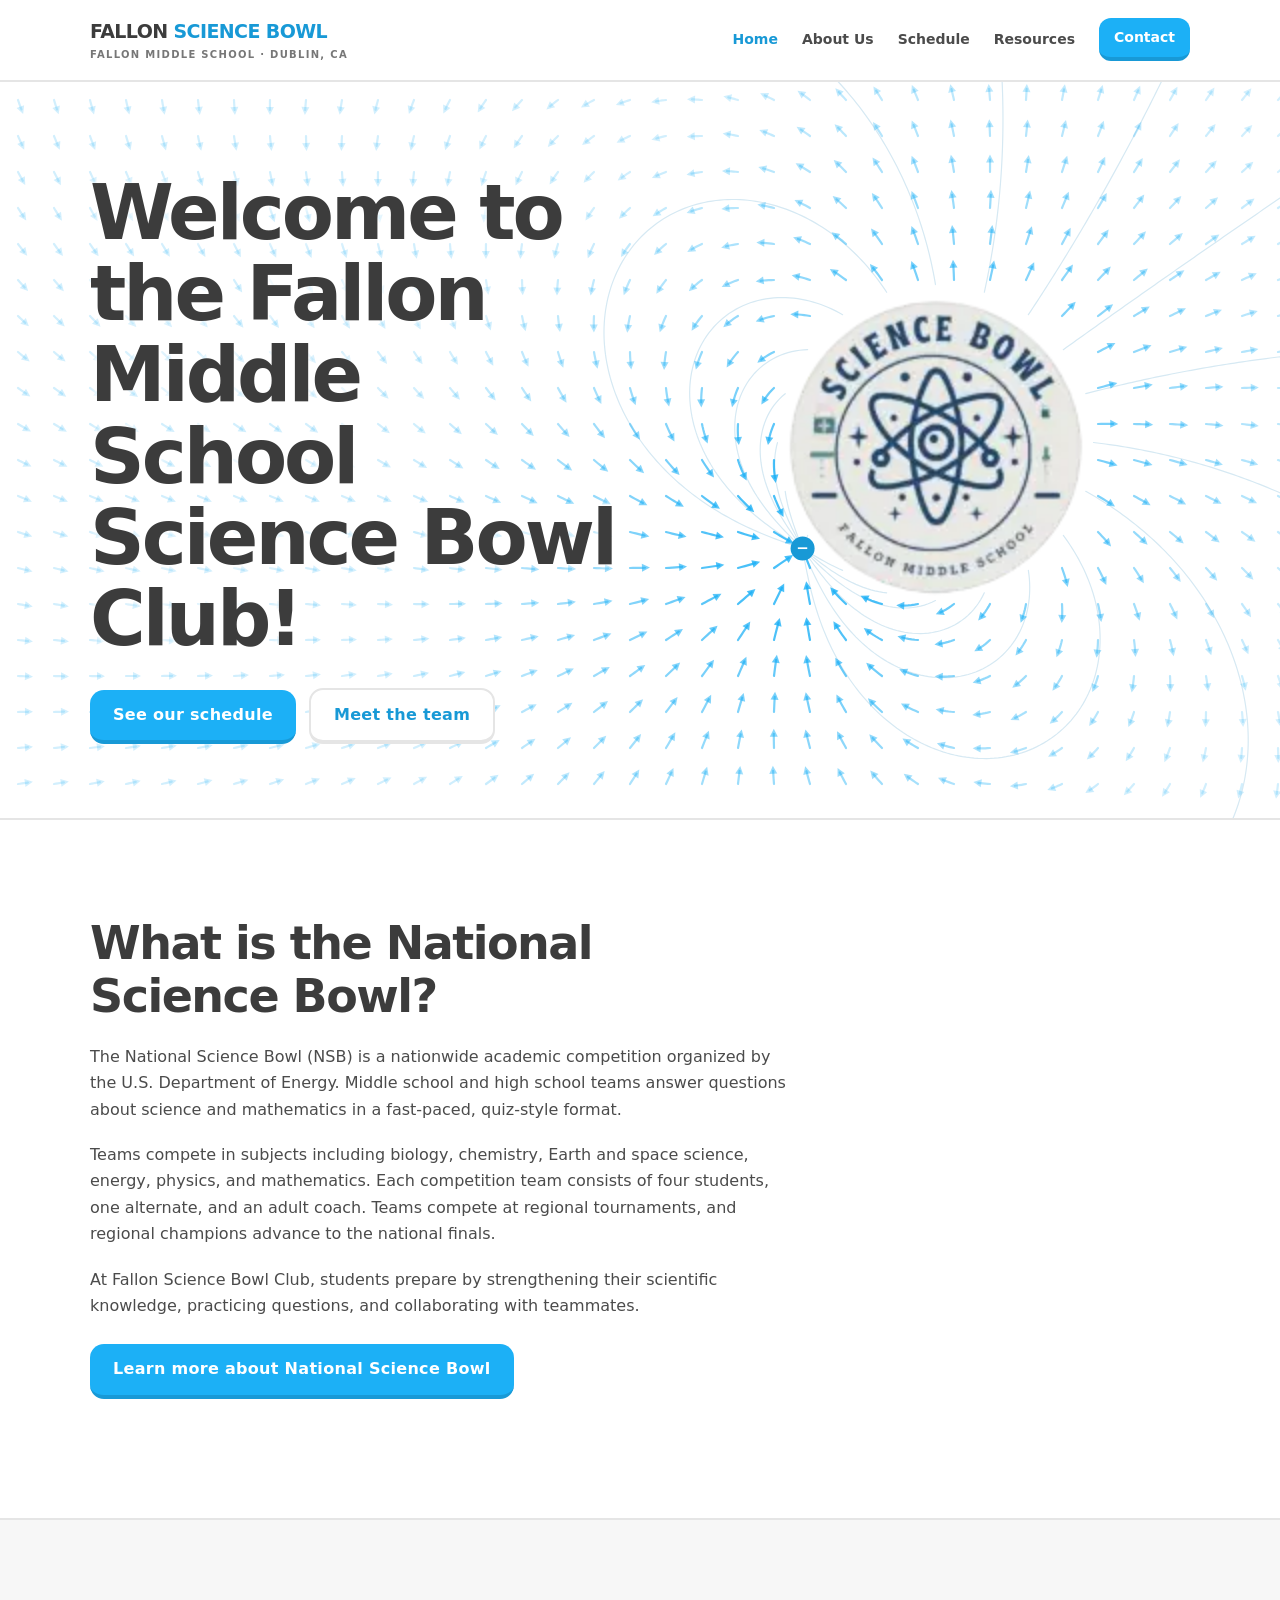
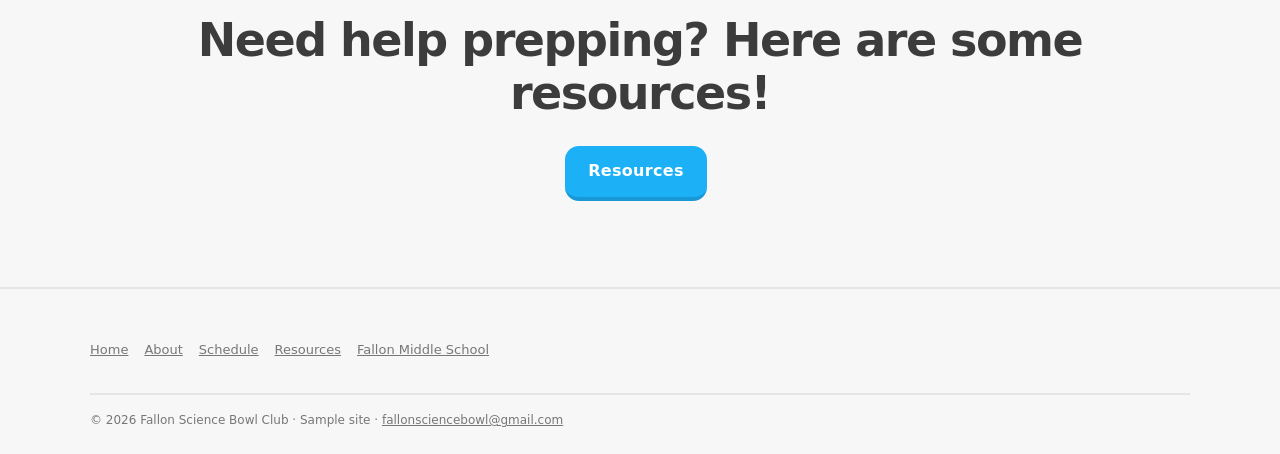
<file: index.html>
<!doctype html>
<html lang="en">
  <head>
    <meta charset="utf-8">
    <meta name="viewport" content="width=device-width,initial-scale=1">
    <meta name="theme-color" content="#1cb0f6">
    <meta name="description" content="Fallon Middle School Science Bowl club, competition, coaches and resources.">
    <title>Home | Fallon Science Bowl</title>
    <link rel="stylesheet" href="style.css">
  </head>
  <body>
    <header>
      <div class="wrap nav">
        <a class="brand" href="index.html">FALLON <span>SCIENCE BOWL</span>
          <small>FALLON MIDDLE SCHOOL · DUBLIN, CA</small>
        </a>
        <button class="menu" aria-label="Toggle navigation" aria-expanded="false">Menu</button>
        <nav class="links" aria-label="Main navigation">
          <a href="index.html" aria-current="page">Home</a>
          <a href="about.html" >About Us</a>
          <a href="schedule.html" >Schedule</a>
          <a href="resources.html" >Resources</a>
          <a class="contact" href="mailto:fallonsciencebowl@gmail.com">Contact </a>
        </nav>
      </div>
    </header>
    <main id="main">
      <section class="hero">
        <div class="wrap hero-inner">
          <div>

            <h1>Welcome to the Fallon Middle School Science Bowl Club!</h1>

            <a class="btn" href="schedule.html">See our schedule </a>
            <a class="btn secondary" href="about.html">Meet the team </a>
          </div>
          <div class="hero-logo">
            <img src="assets/fallon-logo.svg" alt="Fallon Middle School Science Bowl logo" width="308" height="302">
          </div>
        </div>
      </section>
      
      <section class="section">
        <div class="wrap">
          <div class="intro">
            <h2>What is the National Science Bowl?</h2>
            <p>The National Science Bowl (NSB) is a nationwide academic competition organized by the U.S. Department of Energy. Middle school and high school teams answer questions about science and mathematics in a fast-paced, quiz-style format.</p>
            <p>Teams compete in subjects including biology, chemistry, Earth and space science, energy, physics, and mathematics. Each competition team consists of four students, one alternate, and an adult coach. Teams compete at regional tournaments, and regional champions advance to the national finals.</p>
            <p>At Fallon Science Bowl Club, students prepare by strengthening their scientific knowledge, practicing questions, and collaborating with teammates.</p>
            <a class="btn" href="https://science.osti.gov/wdts/nsb" target="_blank" rel="noopener noreferrer">Learn more about National Science Bowl</a>
          </div>
        </div>
      </section>

      <section class="cta">
        <div class="wrap">
          <h2>Need help prepping? Here are some resources!</h2>
          <a class="btn" href="resources.html">Resources</a>
        </div>
      </section>
    </main>
    <footer>
      <div class="wrap">
        <div class="foot">
          <div class="footer-links">
            <a href="index.html">Home</a>
            <a href="about.html">About</a>
            <a href="schedule.html">Schedule</a>
            <a href="resources.html">Resources</a>
            <a href="https://fms.dublinusd.org/">Fallon Middle School</a>
          </div>
        </div>
        <div class="copyright">© 2026 Fallon Science Bowl Club · Sample site · <a href="mailto:fallonsciencebowl@gmail.com">fallonsciencebowl@gmail.com</a>
        </div>
      </div>
    </footer>
    <script src="script.js" defer>
    </script>
    <script src="field.js" defer></script>
  </body>
</html>
</file>
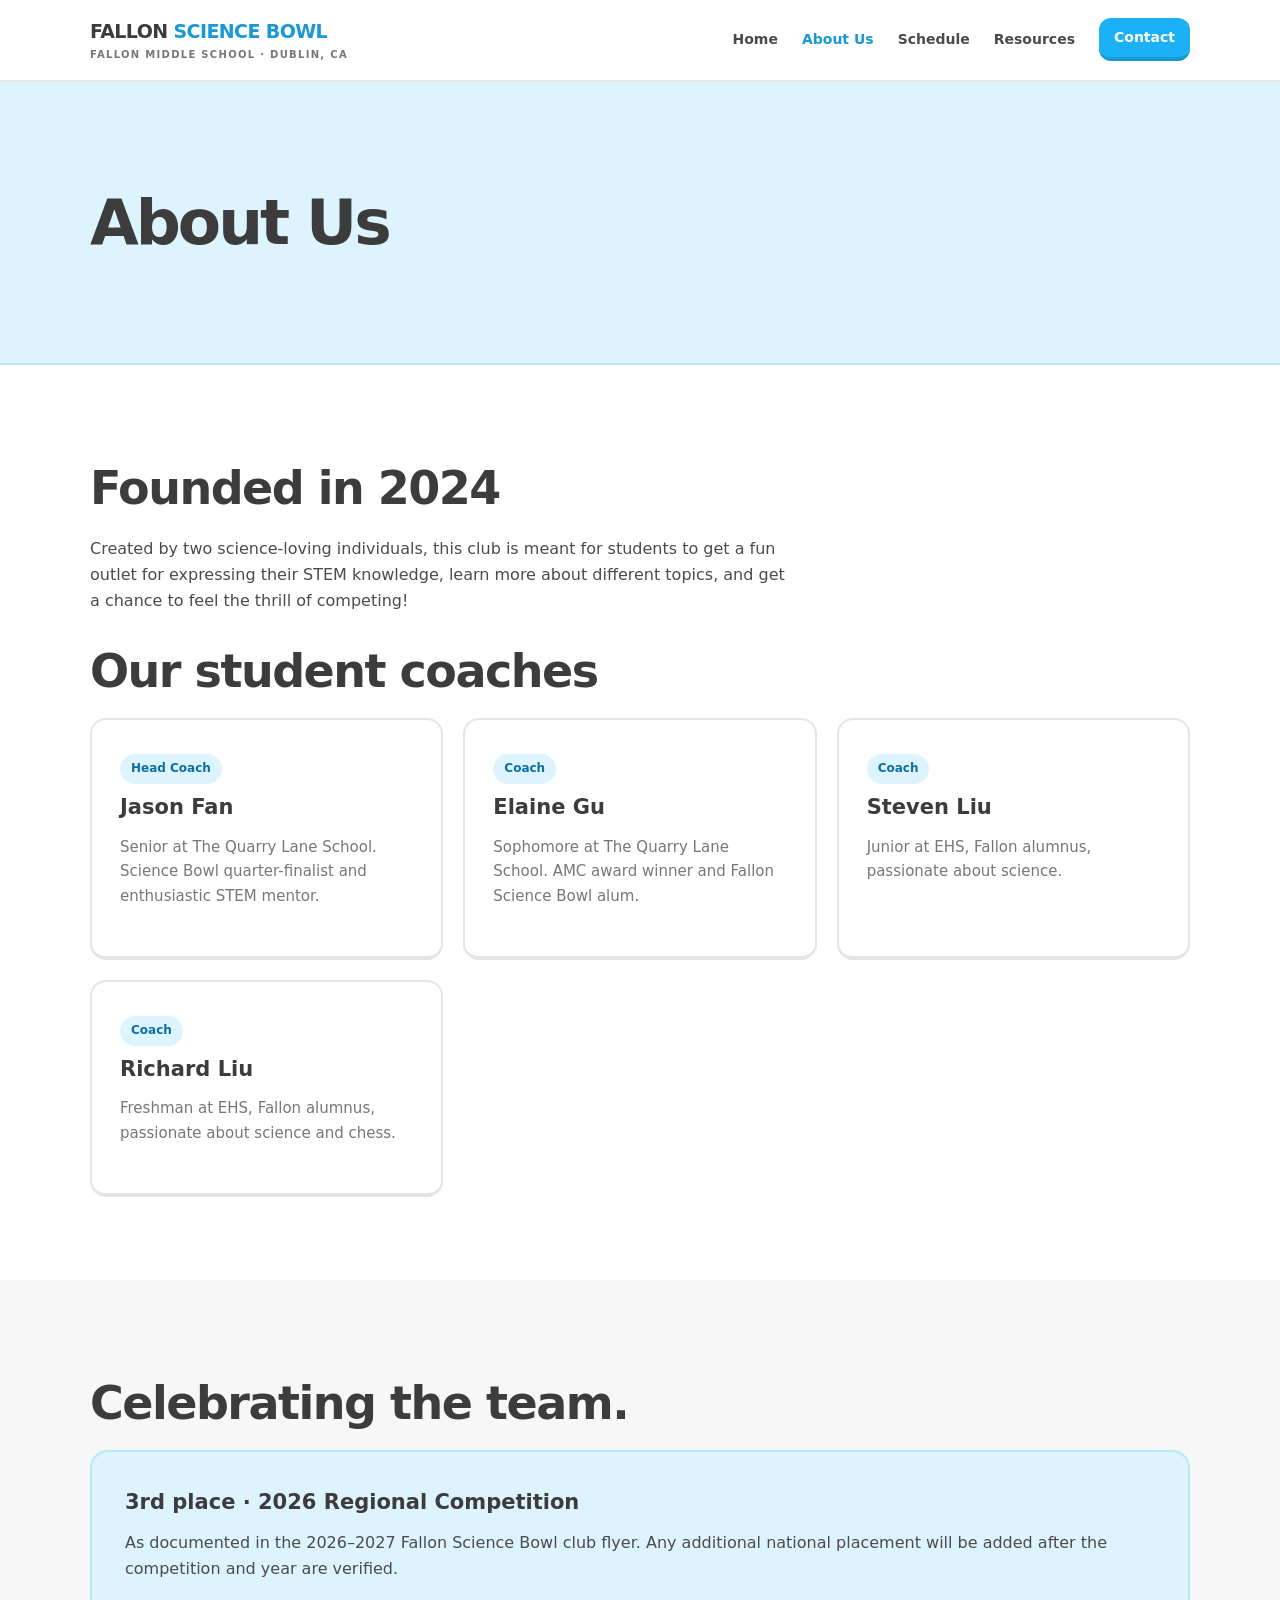
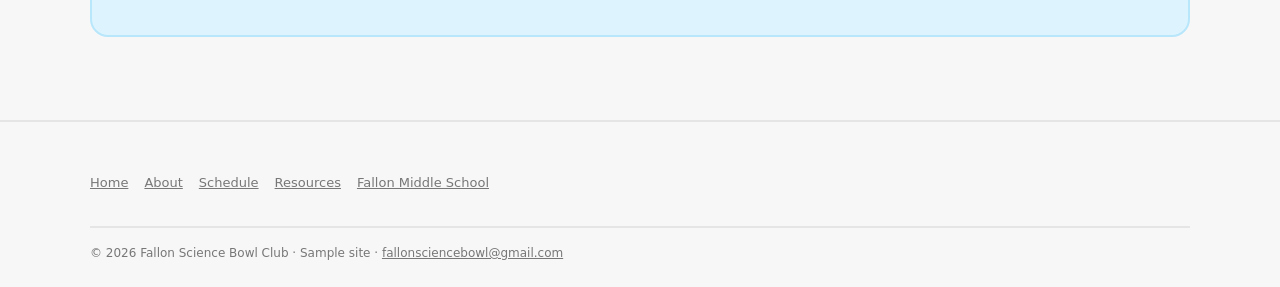
<file: about.html>
<!doctype html>
<html lang="en">
  <head><meta charset="utf-8"><meta name="viewport" content="width=device-width,initial-scale=1"><meta name="theme-color" content="#1cb0f6"><meta name="description" content="Fallon Middle School Science Bowl club, competition, coaches and resources."><title>About Us | Fallon Science Bowl</title><link rel="stylesheet" href="style.css"></head>
  <body>
    <header>
      <div class="wrap nav"><a class="brand" href="index.html">FALLON <span>SCIENCE BOWL</span><small>FALLON MIDDLE SCHOOL · DUBLIN, CA</small></a>
        <button class="menu" aria-label="Toggle navigation" aria-expanded="false">Menu</button>
        <nav class="links" aria-label="Main navigation"><a href="index.html" >Home</a><a href="about.html" aria-current="page">About Us</a><a href="schedule.html" >Schedule</a><a href="resources.html" >Resources</a><a class="contact" href="mailto:fallonsciencebowl@gmail.com">Contact </a>
        </nav>
      </div>
    </header>
    <main id="main">
      <section class="page-head">
        <div class="wrap">
          <h1>About Us</h1>
         </div>
      </section>
      <section class="section">
        <div class="wrap">
          <h2>Founded in 2024</h2>
          <p class="intro">Created by two science-loving individuals, this club is meant for students to get a fun outlet for expressing their STEM knowledge, learn more about different topics, and get a chance to feel the thrill of competing!</p>

          <h2>Our student coaches</h2>
          <div class="grid">
            <article class="card"><span class="tag">Head Coach</span>
              <h3>Jason Fan</h3>
              <p>Senior at The Quarry Lane School. Science Bowl quarter-finalist and enthusiastic STEM mentor.</p>
            </article>
            <article class="card"><span class="tag">Coach</span>
              <h3>Elaine Gu</h3>
              <p>Sophomore at The Quarry Lane School. AMC award winner and Fallon Science Bowl alum.</p>
            </article>
            <article class="card"><span class="tag">Coach</span>
              <h3>Steven Liu</h3>
              <p>Junior at EHS, Fallon alumnus, passionate about science.</p>
            </article>
            <article class="card"><span class="tag">Coach</span>
              <h3>Richard Liu</h3>
              <p>Freshman at EHS, Fallon alumnus, passionate about science and chess.</p>
            </article>
          </div>
        </div>
      </section>
      <section class="section soft" id="achievements">
        <div class="wrap">
          <h2>Celebrating the team.</h2>
          <div class="event">
            <h3>3rd place · 2026 Regional Competition</h3>
            <p>As documented in the 2026–2027 Fallon Science Bowl club flyer. Any additional national placement will be added after the competition and year are verified.</p>
          </div>
        </div>
      </section>
    </main>
    <footer>
      <div class="wrap">
        <div class="foot">
          <div class="footer-links"><a href="index.html">Home</a><a href="about.html">About</a><a href="schedule.html">Schedule</a><a href="resources.html">Resources</a><a href="https://fms.dublinusd.org/">Fallon Middle School</a>
          </div>
        </div>
        <div class="copyright">© 2026 Fallon Science Bowl Club · Sample site · <a href="mailto:fallonsciencebowl@gmail.com">fallonsciencebowl@gmail.com</a>
        </div>
      </div>
    </footer>
    <script src="script.js" defer></script></body>
</html>
</file>
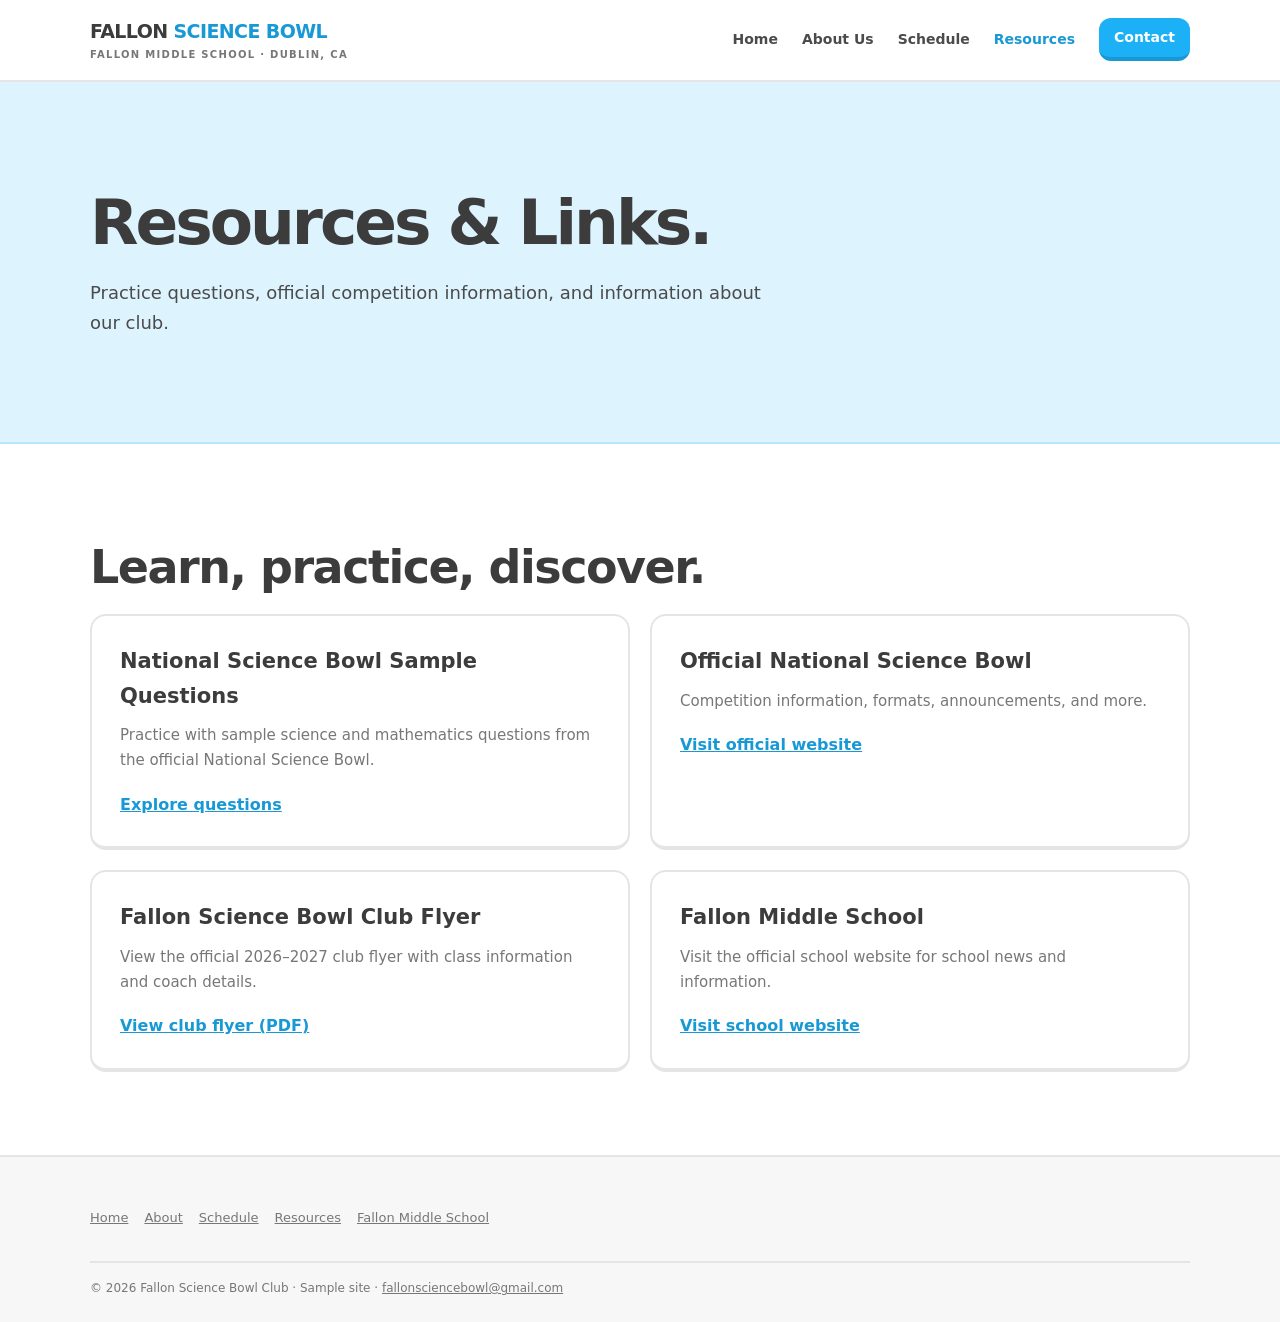
<file: resources.html>
<!doctype html>
<html lang="en">
  <head>
    <meta charset="utf-8">
    <meta name="viewport" content="width=device-width,initial-scale=1">
    <meta name="theme-color" content="#1cb0f6">
    <meta name="description" content="Fallon Middle School Science Bowl club, competition, coaches and resources.">
    <title>Resources | Fallon Science Bowl</title>
    <link rel="stylesheet" href="style.css">
  </head>
  <body>
    <header>
      <div class="wrap nav">
        <a class="brand" href="index.html">FALLON <span>SCIENCE BOWL</span>
          <small>FALLON MIDDLE SCHOOL · DUBLIN, CA</small>
        </a>
        <button class="menu" aria-label="Toggle navigation" aria-expanded="false">Menu</button>
        <nav class="links" aria-label="Main navigation">
          <a href="index.html" >Home</a>
          <a href="about.html" >About Us</a>
          <a href="schedule.html" >Schedule</a>
          <a href="resources.html" aria-current="page">Resources</a>
          <a class="contact" href="mailto:fallonsciencebowl@gmail.com">Contact </a>
        </nav>
      </div>
    </header>
    <main id="main">
      <section class="page-head">
        <div class="wrap">

          <h1>Resources & Links.</h1>
          <p>Practice questions, official competition information, and information about our club.</p>
        </div>
      </section>
      <section class="section">
        <div class="wrap">

          <h2>Learn, practice, discover.</h2>
          <div class="resources">
            <div class="card resource">
              <h3>National Science Bowl Sample Questions</h3>
              <p>Practice with sample science and mathematics questions from the official National Science Bowl.</p>
              <a href="https://science.osti.gov/wdts/nsb/Regional-Competitions/Resources/MS-Sample-Questions" target="_blank" rel="noopener">Explore questions </a>
            </div>
            <div class="card resource">
              <h3>Official National Science Bowl</h3>
              <p>Competition information, formats, announcements, and more.</p>
              <a href="https://science.osti.gov/wdts/nsb" target="_blank" rel="noopener">Visit official website </a>
            </div>
            <div class="card resource">
              <h3>Fallon Science Bowl Club Flyer</h3>
              <p>View the official 2026–2027 club flyer with class information and coach details.</p>
              <a href="assets/Fallon_Science_Bowl_Club_Flyer_2026.pdf" target="_blank" rel="noopener">View club flyer (PDF)</a>
            </div>
            <div class="card resource">
              <h3>Fallon Middle School</h3>
              <p>Visit the official school website for school news and information.</p>
              <a href="https://fms.dublinusd.org/" target="_blank" rel="noopener">Visit school website </a>
            </div>
          </div>
        </div>
      </section>
    </main>
    <footer>
      <div class="wrap">
        <div class="foot">
          <div class="footer-links">
            <a href="index.html">Home</a>
            <a href="about.html">About</a>
            <a href="schedule.html">Schedule</a>
            <a href="resources.html">Resources</a>
            <a href="https://fms.dublinusd.org/">Fallon Middle School</a>
          </div>
        </div>
        <div class="copyright">© 2026 Fallon Science Bowl Club · Sample site · <a href="mailto:fallonsciencebowl@gmail.com">fallonsciencebowl@gmail.com</a>
        </div>
      </div>
    </footer>
    <script src="script.js" defer>
    </script>
  </body>
</html>
</file>
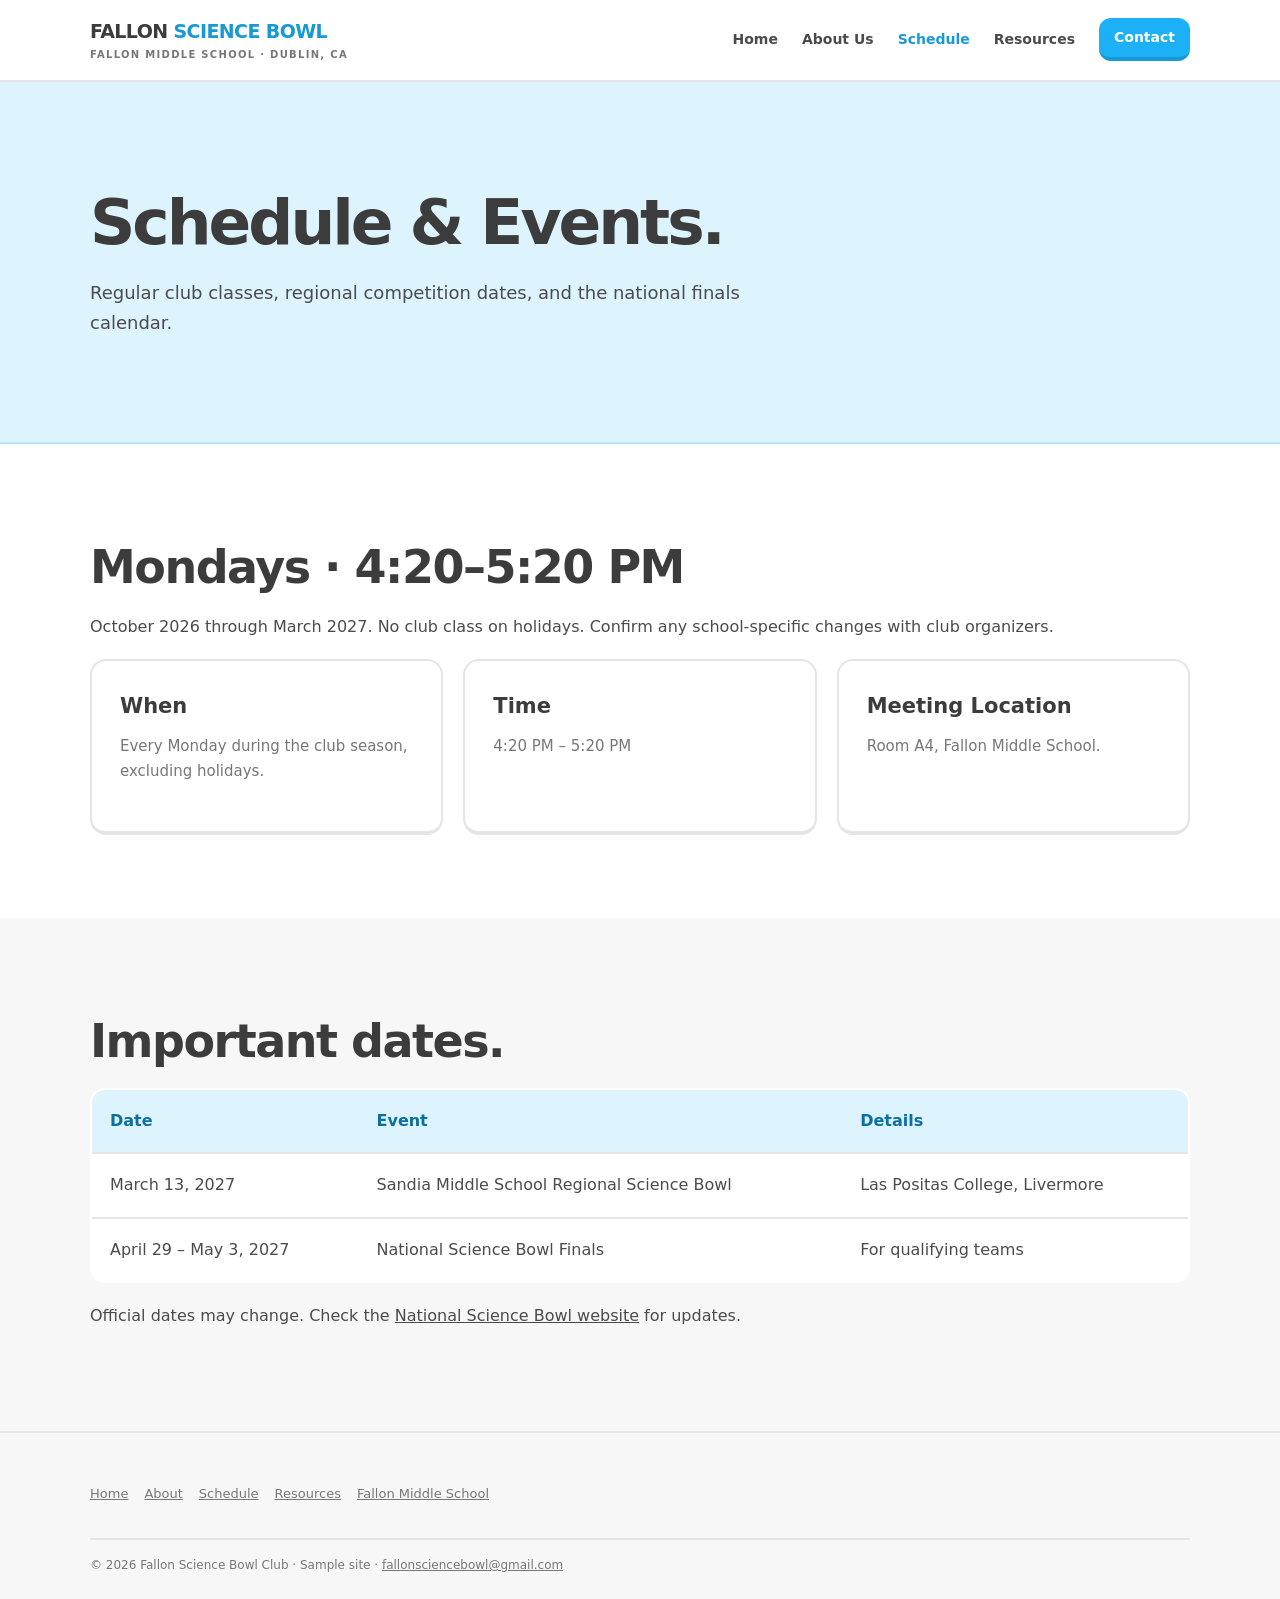
<file: schedule.html>
<!doctype html>
<html lang="en">
  <head>
    <meta charset="utf-8">
    <meta name="viewport" content="width=device-width,initial-scale=1">
    <meta name="theme-color" content="#1cb0f6">
    <meta name="description" content="Fallon Middle School Science Bowl club, competition, coaches and resources.">
    <title>Schedule | Fallon Science Bowl</title>
    <link rel="stylesheet" href="style.css">
  </head>
  <body>
    <header>
      <div class="wrap nav">
        <a class="brand" href="index.html">FALLON <span>SCIENCE BOWL</span>
          <small>FALLON MIDDLE SCHOOL · DUBLIN, CA</small>
        </a>
        <button class="menu" aria-label="Toggle navigation" aria-expanded="false">Menu</button>
        <nav class="links" aria-label="Main navigation">
          <a href="index.html" >Home</a>
          <a href="about.html" >About Us</a>
          <a href="schedule.html" aria-current="page">Schedule</a>
          <a href="resources.html" >Resources</a>
          <a class="contact" href="mailto:fallonsciencebowl@gmail.com">Contact </a>
        </nav>
      </div>
    </header>
    <main id="main">
      <section class="page-head">
        <div class="wrap">

          <h1>Schedule & Events.</h1>
          <p>Regular club classes, regional competition dates, and the national finals calendar.</p>
        </div>
      </section>
      <section class="section">
        <div class="wrap">

          <h2>Mondays · 4:20–5:20 PM</h2>
          <p>October 2026 through March 2027. No club class on holidays. Confirm any school-specific changes with club organizers.</p>
          <div class="grid">
            <div class="card">
              <h3>When</h3>
              <p>Every Monday during the club season, excluding holidays.</p>
            </div>
            <div class="card">
              <h3>Time</h3>
              <p>4:20 PM – 5:20 PM</p>
            </div>
            <div class="card">
              <h3>Meeting Location</h3>
              <p>Room A4, Fallon Middle School.</p>
            </div>
          </div>
        </div>
      </section>
      <section class="section soft">
        <div class="wrap">

          <h2>Important dates.</h2>
          <table class="table">
            <thead>
              <tr>
                <th>Date</th>
                <th>Event</th>
                <th>Details</th>
              </tr>
            </thead>
            <tbody>
              <tr>
                <td>March 13, 2027</td>
                <td>Sandia Middle School Regional Science Bowl</td>
                <td>Las Positas College, Livermore</td>
              </tr>
              <tr>
                <td>April 29 – May 3, 2027</td>
                <td>National Science Bowl Finals</td>
                <td>For qualifying teams</td>
              </tr>
            </tbody>
          </table>
          <p style="margin-top:20px">Official dates may change. Check the <a href="https://science.osti.gov/wdts/nsb" target="_blank" rel="noopener">National Science Bowl website</a> for updates.</p>
        </div>
      </section>
    </main>
    <footer>
      <div class="wrap">
        <div class="foot">
          <div class="footer-links">
            <a href="index.html">Home</a>
            <a href="about.html">About</a>
            <a href="schedule.html">Schedule</a>
            <a href="resources.html">Resources</a>
            <a href="https://fms.dublinusd.org/">Fallon Middle School</a>
          </div>
        </div>
        <div class="copyright">© 2026 Fallon Science Bowl Club · Sample site · <a href="mailto:fallonsciencebowl@gmail.com">fallonsciencebowl@gmail.com</a>
        </div>
      </div>
    </footer>
    <script src="script.js" defer>
    </script>
  </body>
</html>
</file>
<file: style.css>
:root {
  --sky: #1cb0f6;
  --sky-dark: #1899d6;
  --sky-tint: #ddf4ff;
  --orange: #ff9600;
  --orange-dark: #e08600;
  --orange-tint: #fff0dc;
  --yellow: #ffc800;
  --line: #e5e5e5;
  --polar: #f7f7f7;
  --heading: #3c3c3c;
  --ink: #4b4b4b;
  --muted: #777;
}

* {
  box-sizing: border-box;
}

body {
  margin: 0;
  font-family: Inter, system-ui, -apple-system, Segoe UI, sans-serif;
  color: var(--ink);
  background: white;
  line-height: 1.65;
}

a {
  color: inherit;
}

.wrap {
  width: min(1100px, 92%);
  margin: auto;
}

header {
  background: white;
  border-bottom: 2px solid var(--line);
  position: sticky;
  top: 0;
  z-index: 10;
}

.nav {
  display: flex;
  justify-content: space-between;
  align-items: center;
  gap: 24px;
  padding: 16px 0;
}

.brand {
  font-size: 19px;
  font-weight: 900;
  letter-spacing: -.6px;
  text-decoration: none;
  color: var(--heading);
}

.brand span {
  color: var(--sky-dark);
}

.brand small {
  display: block;
  font-size: 10px;
  letter-spacing: 1.3px;
  color: var(--muted);
}

.links {
  display: flex;
  gap: 24px;
  align-items: center;
}

.links a {
  text-decoration: none;
  font-size: 14px;
  font-weight: 700;
}

.links a:hover, .links a[aria-current] {
  color: var(--sky-dark);
}

.contact {
  background: var(--sky);
  color: white !important;
  border-radius: 12px;
  border-bottom: 4px solid var(--sky-dark);
  padding: 8px 15px;
}

.hero {
  background: white;
  color: var(--heading);
  border-bottom: 2px solid var(--line);
  position: relative;
  overflow: hidden;
}

.field-canvas {
  position: absolute;
  inset: 0;
  width: 100%;
  height: 100%;
  z-index: 1;
  pointer-events: none;
}

.hero-inner > div:first-child {
  position: relative;
  z-index: 2;
}

.hero-inner > div:first-child h1 {
  text-shadow: 0 0 6px #fff, 0 0 12px #fff;
}

.hero-inner {
  display: grid;
  grid-template-columns: 1.05fr 1fr;
  align-items: center;
  gap: 50px;
  min-height: 495px;
  padding: 68px 0;
}

.pill, .eyebrow {
  font-size: 12px;
  text-transform: uppercase;
  letter-spacing: 2px;
  font-weight: 800;
  color: var(--sky-dark);
}

.pill {
  display: inline-block;
  color: var(--orange-dark);
  background: var(--orange-tint);
  padding: 8px 15px;
  border: 2px solid #ffd9a8;
  border-radius: 40px;
}

h1 {
  font-size: clamp(43px, 6vw, 76px);
  letter-spacing: -3px;
  line-height: 1.07;
  margin: 22px 0;
}

h1 em {
  font-style: normal;
  color: var(--sky);
  display: block;
}

h2 {
  color: var(--heading);
  font-size: clamp(30px, 4vw, 46px);
  line-height: 1.16;
  letter-spacing: -1.5px;
  margin: 14px 0 20px;
}

h3 {
  color: var(--heading);
  margin: 0 0 10px;
  font-size: 21px;
}

p {
  margin: 0 0 19px;
}

.hero p {
  color: var(--muted);
  max-width: 530px;
  font-size: 18px;
}

.btn {
  display: inline-block;
  background: var(--sky);
  color: white;
  text-decoration: none;
  font-weight: 800;
  letter-spacing: .3px;
  border-radius: 14px;
  border-bottom: 4px solid var(--sky-dark);
  padding: 12px 23px;
  margin: 6px 8px 6px 0;
}

.btn:active {
  transform: translateY(2px);
  border-bottom-width: 2px;
}

.btn.secondary {
  background: white;
  color: var(--sky-dark);
  border: 2px solid var(--line);
  border-bottom-width: 4px;
}

.atom {
  position: relative;
  margin: auto;
  width: min(350px, 85vw);
  height: 350px;
  display: grid;
  place-items: center;
}

.atom:before, .atom:after, .ring {
  content: '';
  position: absolute;
  border: 3px solid var(--sky);
  width: 315px;
  height: 122px;
  border-radius: 50%;
  transform: rotate(60deg);
}

.atom:after {
  transform: rotate(-60deg);
}

.atom .ring {
  transform: none;
}

.nucleus {
  font-size: 72px;
  color: var(--orange);
  z-index: 2;
}

.section {
  padding: 83px 0;
}

.section.soft {
  background: var(--polar);
}

.intro {
  max-width: 700px;
  margin-bottom: 30px;
}

.grid {
  display: grid;
  grid-template-columns: repeat(3, 1fr);
  gap: 20px;
}

.card {
  background: white;
  padding: 28px;
  border-radius: 16px;
  border: 2px solid var(--line);
  border-bottom-width: 4px;
}

.symbol {
  font-size: 30px;
  margin-bottom: 14px;
}

.card p {
  color: var(--muted);
  font-size: 15px;
}

.split {
  display: grid;
  grid-template-columns: 1fr 1fr;
  gap: 65px;
  align-items: center;
}

.poster {
  border-radius: 16px;
  background: var(--sky-tint);
  padding: 26px;
  border: 2px solid #b8e6fb;
}

.poster img {
  width: 100%;
  display: block;
  border-radius: 9px;
}

.poster-caption {
  font-size: 12px;
  text-align: center;
  margin-top: 10px;
  color: var(--muted);
}

.list {
  padding-left: 20px;
  line-height: 2.2;
}

.event {
  background: var(--sky-tint);
  border: 2px solid #b8e6fb;
  border-radius: 18px;
  padding: 33px;
  color: var(--ink);
}

.event p {
  color: var(--ink);
}

.event a {
  color: var(--sky-dark);
  font-weight: 700;
}

.mini-events {
  display: grid;
  gap: 17px;
}

.small-event {
  padding: 23px;
  background: white;
  border: 2px solid var(--line);
  border-radius: 14px;
}

.small-event strong {
  color: var(--orange-dark);
}

.cta {
  background: var(--polar);
  color: var(--heading);
  border-top: 2px solid var(--line);
  text-align: center;
  padding: 80px 20px;
}

.cta p {
  color: var(--muted);
}

.page-head {
  padding: 85px 0;
  background: var(--sky-tint);
  color: var(--heading);
  border-bottom: 2px solid #b8e6fb;
}

.page-head h1 {
  font-size: clamp(39px, 5vw, 63px);
}

.page-head p {
  max-width: 680px;
  color: var(--ink);
  font-size: 18px;
}

.tag {
  display: inline-block;
  background: var(--sky-tint);
  color: #0b6fa0;
  border-radius: 20px;
  padding: 5px 11px;
  font-size: 12px;
  font-weight: 800;
  margin: 6px 6px 6px 0;
}

.table {
  width: 100%;
  border-collapse: collapse;
  background: white;
  border-radius: 15px;
  border: 2px solid var(--line);
  overflow: hidden;
}

.table th, .table td {
  text-align: left;
  padding: 18px;
  border-bottom: 2px solid var(--line);
}

.table th {
  background: var(--sky-tint);
  color: #0b6fa0;
}

footer {
  background: var(--polar);
  color: var(--muted);
  border-top: 2px solid var(--line);
  padding: 50px 0 23px;
}

footer a {
  color: inherit;
}

footer .brand {
  color: var(--heading);
}

footer .foot {
  display: flex;
  justify-content: space-between;
  gap: 20px;
  flex-wrap: wrap;
}

.footer-links {
  display: flex;
  gap: 16px;
  flex-wrap: wrap;
  font-size: 13px;
}

.copyright {
  font-size: 12px;
  border-top: 2px solid var(--line);
  margin-top: 33px;
  padding-top: 16px;
}

.notice {
  background: var(--orange-tint);
  border: 2px solid #ffd9a8;
  color: #a35f00;
  padding: 16px 20px;
  border-radius: 14px;
}

.menu {
  display: none;
}

.resources {
  display: grid;
  grid-template-columns: repeat(2, 1fr);
  gap: 20px;
}

.resource a {
  color: var(--sky-dark);
  font-weight: 800;
}

@media (max-width: 760px) {
  .nav {
    flex-wrap: wrap;
  }

  .menu {
    display: block;
    border: 0;
    border-radius: 7px;
    background: var(--sky-tint);
    color: var(--sky-dark);
    padding: 9px 14px;
    font-size: 20px;
  }

  .links {
    display: none;
    width: 100%;
    flex-direction: column;
    align-items: stretch;
    gap: 7px;
  }

  .links.open {
    display: flex;
  }

  .links a {
    padding: 6px;
  }

  .hero-inner, .split {
    grid-template-columns: 1fr;
    gap: 25px;
  }

  .hero-inner {
    padding: 65px 0;
  }

  .atom {
    height: 250px;
    width: 250px;
  }

  .atom:before, .atom:after, .ring {
    width: 225px;
    height: 90px;
  }

  .grid, .resources {
    grid-template-columns: 1fr;
  }

  .section {
    padding: 55px 0;
  }

  h1 {
    letter-spacing: -1.7px;
  }

  .table th, .table td {
    padding: 10px;
    font-size: 13px;
  }
}

/* Homepage club logo */

.hero-logo {
  position: relative;
  z-index: 2;
  display: flex;
  align-items: center;
  justify-content: center;
}

.hero-logo img {
  display: block;
  width: min(308px, 90%);
  height: auto;
  border-radius: 50%;
}
</file>
